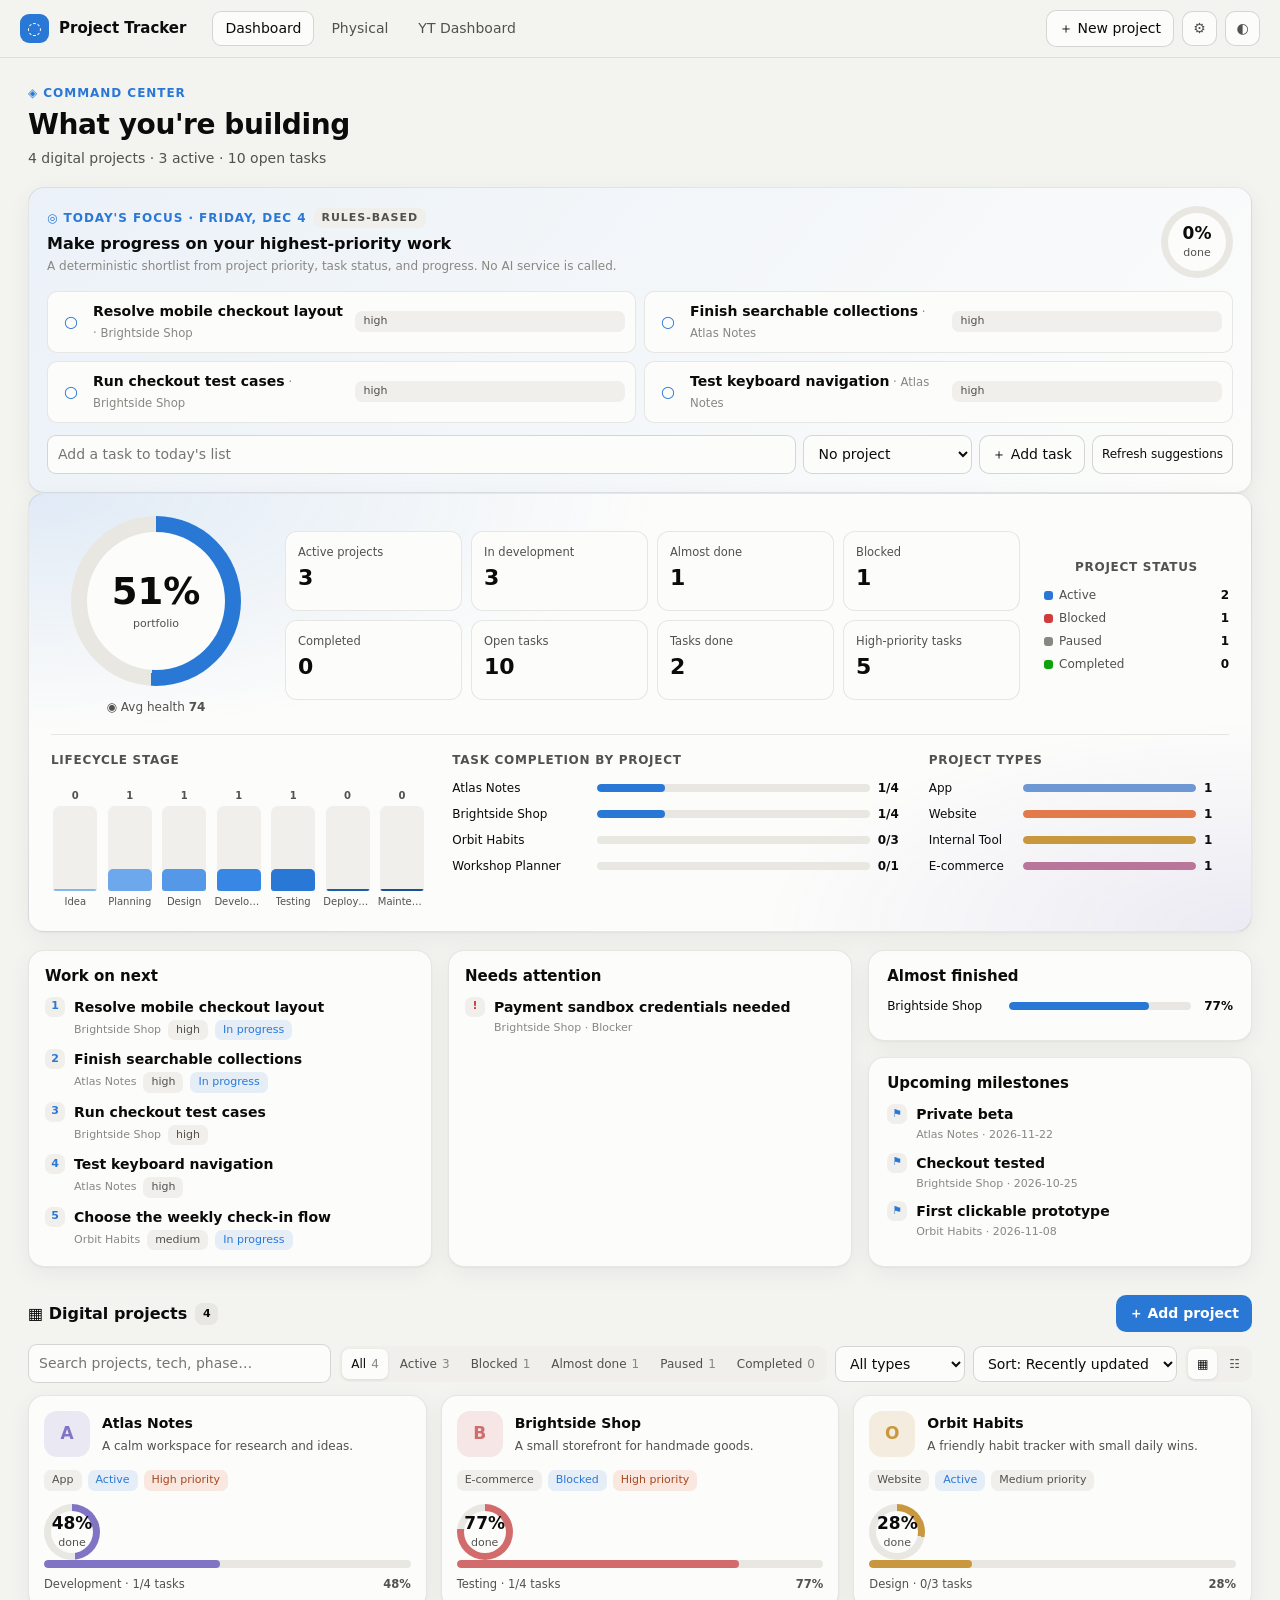
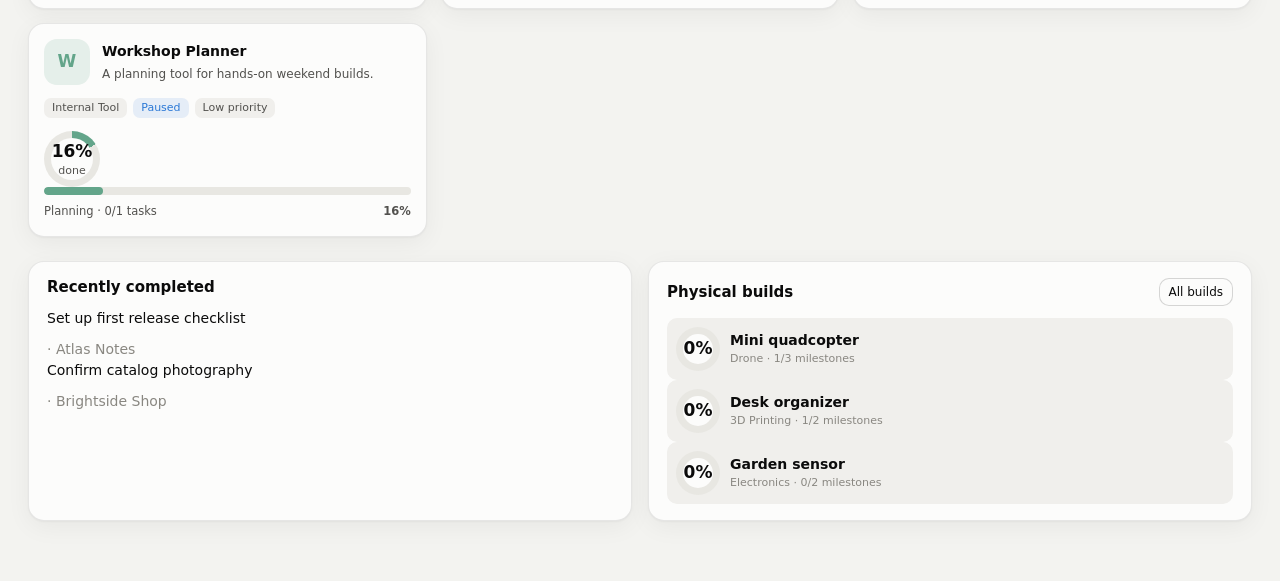
<file: artifact-version/artifact-code.html>
<!doctype html>
<html lang="en">
<head>
<meta charset="utf-8">
<meta name="viewport" content="width=device-width, initial-scale=1">
<meta name="theme-color" content="#f3f3f0">
<title>Project Tracker · Artifact</title>
<style>
:root{color-scheme:light;--page:#f3f3f0;--surface:#fcfcfb;--surface2:#f0efec;--surface3:#e8e7e2;--border:rgba(11,11,11,.09);--border-strong:rgba(11,11,11,.16);--text:#0b0b0b;--text2:#52514e;--muted:#898781;--grid:#e1e0d9;--accent:#2a78d6;--good:#0ca30c;--warning:#fab219;--critical:#d03b3b;--serious:#ec835a;--s1:#2a78d6;--s2:#eb6834;--s3:#1baf7a;--s4:#eda100;--s5:#e87ba4;--s6:#008300;--s7:#4a3aa7;--s8:#e34948;--shadow:0 1px 2px rgba(0,0,0,.04),0 6px 24px rgba(0,0,0,.05);--radius:16px}
:root[data-theme=dark]{color-scheme:dark;--page:#0b0c0e;--surface:#16171a;--surface2:#1e1f23;--surface3:#26272c;--border:rgba(255,255,255,.08);--border-strong:rgba(255,255,255,.16);--text:#fff;--text2:#c3c2b7;--muted:#898781;--grid:#2c2c2a;--accent:#3987e5;--good:#0ca30c;--critical:#e66767;--shadow:0 1px 0 rgba(255,255,255,.03) inset}
*{box-sizing:border-box}html,body{margin:0}body{background:var(--page);color:var(--text);font:14px/1.5 system-ui,-apple-system,"Segoe UI",sans-serif;-webkit-font-smoothing:antialiased}button,input,select,textarea{font:inherit;color:inherit}button{cursor:pointer}a{color:inherit;text-decoration:none}h1,h2,h3,p{margin:0}h1{font-size:28px;line-height:1.2;letter-spacing:-.015em}h2{font-size:16px;line-height:1.2}h3{font-size:12px;color:var(--text2);text-transform:uppercase;letter-spacing:.06em}small,.muted{color:var(--muted)}.small{font-size:12px}
.topbar{position:sticky;top:0;z-index:5;display:flex;align-items:center;gap:26px;padding:10px max(20px,calc((100vw - 1384px)/2));background:color-mix(in srgb,var(--page) 88%,transparent);backdrop-filter:blur(14px);border-bottom:1px solid var(--border);flex-wrap:wrap}.brand{display:flex;align-items:center;gap:10px;font-size:15px;font-weight:700;white-space:nowrap}.logo{display:grid;place-items:center;width:29px;height:29px;border-radius:9px;background:var(--accent);color:white;font-weight:800;font-size:17px}.tabs{display:flex;gap:4px;overflow-x:auto}.tabs button{border:0;background:none;color:var(--text2);padding:7px 13px;border-radius:9px;white-space:nowrap}.tabs button:hover,.tabs button.active{background:var(--surface);color:var(--text);box-shadow:inset 0 0 0 1px var(--border-strong)}.top-actions{margin-left:auto;display:flex;gap:8px;align-items:center;flex-wrap:wrap}
.btn,.icon-btn{display:inline-flex;align-items:center;justify-content:center;gap:6px;border:1px solid var(--border-strong);background:var(--surface);padding:7px 12px;border-radius:10px;white-space:nowrap;transition:.15s}.btn:hover,.icon-btn:hover{background:var(--surface2)}.btn.primary{background:var(--accent);color:white;border-color:transparent;font-weight:600}.btn.danger{color:var(--critical)}.btn.small{font-size:12px;padding:4px 9px}.icon-btn{width:35px;height:35px;padding:0;color:var(--text2)}button:disabled{opacity:.5;cursor:default}input,select,textarea{border:1px solid var(--border-strong);background:var(--surface);border-radius:9px;padding:8px 10px;min-width:0}textarea{width:100%;min-height:84px;resize:vertical}input[type=range]{accent-color:var(--accent)}
.app{max-width:1440px;margin:auto;padding:26px 28px 60px}.page-head{display:flex;justify-content:space-between;align-items:flex-end;gap:16px;flex-wrap:wrap;margin-bottom:18px}.page-head p{margin-top:6px;color:var(--text2)}.eyebrow{display:flex;align-items:center;gap:7px;margin-bottom:6px;font-size:12px;font-weight:700;color:var(--accent);text-transform:uppercase;letter-spacing:.08em}.card{background:var(--surface);border:1px solid var(--border);border-radius:var(--radius);box-shadow:var(--shadow);min-width:0}.panel{padding:16px 18px}.panel-head{display:flex;align-items:center;justify-content:space-between;gap:10px;margin-bottom:12px}.panel-head h2{font-size:15px}.section{margin-top:28px}.grid2,.grid3{display:grid;grid-template-columns:repeat(2,minmax(0,1fr));gap:16px}.grid3{grid-template-columns:repeat(3,minmax(0,1fr))}.stack{display:grid;gap:16px}.empty{padding:18px 4px;color:var(--muted);font-size:13px}
.hero{position:relative;overflow:hidden;padding:22px;background:radial-gradient(900px 340px at 0 0,color-mix(in srgb,var(--accent) 13%,transparent),transparent 70%),radial-gradient(700px 300px at 100% 100%,color-mix(in srgb,var(--s7) 9%,transparent),transparent 70%),var(--surface)}.hero-grid{display:grid;grid-template-columns:210px minmax(400px,1fr) 185px;gap:24px;align-items:center}.hero-ring{display:grid;justify-items:center;gap:12px}.ring{display:grid;place-items:center;width:var(--size,126px);aspect-ratio:1;border-radius:50%;background:conic-gradient(var(--ring-color,var(--accent)) calc(var(--pct)*1%),var(--surface3) 0);position:relative}.ring:before{content:"";position:absolute;inset:var(--thickness,12px);border-radius:50%;background:var(--surface)}.ring-center{position:relative;text-align:center;line-height:1.2}.ring-center b{display:block;font-size:26px}.ring-center span{font-size:11px;color:var(--text2)}.hero-ring-foot{display:flex;gap:13px;color:var(--text2);font-size:12px}.hero-tiles{display:grid;grid-template-columns:repeat(4,minmax(100px,1fr));gap:9px}.stat-tile{display:flex;flex-direction:column;align-items:flex-start;min-height:80px;padding:12px;background:var(--surface);border:1px solid var(--border);border-radius:12px;cursor:pointer;text-align:left}.stat-tile:hover{box-shadow:var(--shadow)}.stat-tile .st-label{color:var(--text2);font-size:11.5px}.stat-tile b{font-size:22px;line-height:1.2;margin-top:4px}.hero-donut{display:grid;justify-items:center;gap:10px}.legend{display:flex;gap:8px 14px;flex-wrap:wrap;color:var(--text2);font-size:12px}.legend.vertical{display:grid;gap:5px;width:100%}.legend li{display:flex;align-items:center;gap:6px;list-style:none}.legend b{margin-left:auto;color:var(--text)}.sw{width:9px;height:9px;border-radius:3px;display:inline-block}.hero-lower{display:grid;grid-template-columns:1fr 1.2fr .8fr;gap:26px;border-top:1px solid var(--border);margin-top:18px;padding-top:16px}.hero-lower h3{margin-bottom:10px}.cols{height:130px;display:flex;align-items:flex-end;gap:6px}.col{flex:1;display:grid;justify-items:center;gap:3px;min-width:0;font-size:10px;color:var(--text2)}.col-track{display:flex;align-items:flex-end;justify-content:center;background:var(--surface2);height:85px;width:100%;max-width:44px;border-radius:7px 7px 3px 3px;overflow:hidden}.col-bar{width:100%;min-height:2px;border-radius:5px 5px 0 0}.col-label{overflow:hidden;text-overflow:ellipsis;white-space:nowrap;max-width:100%}.bar-list{display:grid;gap:8px}.bar-row{display:grid;grid-template-columns:minmax(76px,1fr) 2fr 25px;gap:8px;align-items:center;font-size:12px}.bar-track,.progress-track{height:8px;border-radius:99px;background:var(--surface3);overflow:hidden}.bar-track i,.progress-track i{height:100%;display:block;border-radius:99px;background:var(--accent)}
.focus-grid{display:grid;grid-template-columns:1fr 1fr .95fr;gap:16px;margin-top:18px}.focus-grid>.card{padding:16px}.list{list-style:none;padding:0;margin:0;display:grid;gap:9px}.list li{display:flex;align-items:flex-start;gap:9px}.number{display:grid;place-items:center;width:20px;height:20px;border-radius:7px;background:var(--surface2);color:var(--accent);font-weight:700;font-size:11px;flex:none}.list-main{min-width:0;flex:1}.list-title{font-weight:600}.list-meta{display:flex;gap:7px;align-items:center;flex-wrap:wrap;margin-top:2px;color:var(--muted);font-size:11px}.chip{display:inline-flex;align-items:center;gap:4px;background:var(--surface2);border-radius:7px;padding:2px 8px;color:var(--text2);font-size:11px}.chip.status{background:color-mix(in srgb,var(--accent) 11%,var(--surface));color:var(--accent)}.chip.high{background:color-mix(in srgb,var(--serious) 17%,var(--surface));color:#a8481f}.mini-list{display:grid;gap:10px}.mini-row{display:grid;grid-template-columns:minmax(70px,1fr) 1.6fr 34px;gap:8px;align-items:center;font-size:12px}.mini-row b{text-align:right}
.section-title{display:flex;justify-content:space-between;align-items:center;gap:12px;flex-wrap:wrap;margin-bottom:10px}.section-title h2{display:flex;gap:8px;align-items:center}.count{display:grid;place-items:center;min-width:23px;height:22px;padding:0 6px;border-radius:8px;background:var(--surface3);font-size:11px}.toolbar{display:flex;gap:8px;align-items:center;flex-wrap:wrap;margin:12px 0}.search{min-width:210px;flex:1}.seg{display:flex;gap:3px;padding:3px;border-radius:10px;background:var(--surface2)}.seg button{border:0;background:none;padding:6px 9px;color:var(--text2);border-radius:7px;font-size:12px;white-space:nowrap}.seg button.on{background:var(--surface);color:var(--text);box-shadow:0 1px 3px var(--border)}.seg button span{margin-left:5px;color:var(--muted)}.pgrid{display:grid;grid-template-columns:repeat(3,minmax(0,1fr));gap:14px}.project-card{padding:15px;cursor:pointer;transition:transform .15s,box-shadow .15s}.project-card:hover{transform:translateY(-2px);box-shadow:0 10px 28px var(--border)}.pc-head{display:flex;gap:12px;align-items:center}.pc-icon{display:grid;place-items:center;width:46px;height:46px;flex:none;border-radius:13px;background:color-mix(in srgb,var(--tc) 15%,var(--surface));color:var(--tc);font-size:17px;font-weight:750}.pc-head h3{font-size:14px;color:var(--text);text-transform:none;letter-spacing:0}.pc-head p{color:var(--text2);font-size:12px;margin-top:3px;display:-webkit-box;-webkit-line-clamp:2;-webkit-box-orient:vertical;overflow:hidden}.pc-badges{display:flex;gap:6px;flex-wrap:wrap;margin:13px 0}.pc-foot{display:flex;justify-content:space-between;align-items:center;color:var(--text2);font-size:11.5px;margin-top:8px}.prow{display:grid;grid-template-columns:2fr .8fr 1fr 1.2fr;gap:12px;align-items:center;padding:12px;border-bottom:1px solid var(--border);font-size:12.5px;cursor:pointer}.prow:hover{background:var(--surface2)}.prow.head{color:var(--muted);font-size:11px;font-weight:700;cursor:default}.bottom-grid{display:grid;grid-template-columns:1fr 1fr;gap:16px;margin-top:24px}.feed{list-style:none;margin:0;padding:0;display:grid;gap:10px}.feed li{border-bottom:1px solid var(--border);padding-bottom:9px}.feed li:last-child{border:0}.phys-chip{display:flex;align-items:center;gap:10px;padding:9px;border-radius:10px;background:var(--surface2);cursor:pointer}.phys-chip b,.phys-chip span{display:block}.phys-chip span{color:var(--muted);font-size:11px}.panel-title{display:flex;justify-content:space-between;align-items:center;margin-bottom:12px}.build-grid{display:grid;grid-template-columns:repeat(3,minmax(0,1fr));gap:14px}.build-card{padding:16px;cursor:pointer}.build-card:hover{box-shadow:var(--shadow)}.build-card h2{margin:8px 0 4px}.build-stats{display:flex;justify-content:space-between;gap:8px;margin-top:14px;color:var(--text2);font-size:12px}.build-detail{padding:20px}.detail-head{display:grid;grid-template-columns:auto 1fr;gap:22px;align-items:center}.detail-actions{display:flex;gap:8px;flex-wrap:wrap;margin-top:13px}.detail-section{margin-top:16px}.form-grid{display:grid;grid-template-columns:repeat(2,minmax(0,1fr));gap:12px}.field{display:grid;gap:5px;color:var(--text2);font-size:12px}.wide{grid-column:1/-1}.task-columns{display:grid;grid-template-columns:repeat(3,minmax(0,1fr));gap:12px}.task-col{padding:12px;background:var(--surface2);border-radius:12px}.task-col h3{display:flex;justify-content:space-between;margin-bottom:10px}.task{display:flex;align-items:flex-start;gap:8px;padding:9px;background:var(--surface);border:1px solid var(--border);border-radius:9px;margin-top:7px}.task .check{border:0;background:none;padding:0;color:var(--accent);font-size:17px}.task.done .task-text{text-decoration:line-through;color:var(--muted)}.task-text{flex:1;min-width:0}.task-meta{font-size:11px;color:var(--muted)}.task button.remove{border:0;background:none;color:var(--muted);font-size:16px;padding:0 3px}.timeline{list-style:none;padding:0;margin:0;display:grid;gap:8px}.timeline li{display:flex;gap:9px;align-items:center;border-bottom:1px solid var(--border);padding:8px 0}.timeline li:last-child{border:0}.timeline .grow{flex:1}.issue{border-left:3px solid var(--critical);padding:8px 11px;margin:7px 0;background:var(--surface2);border-radius:0 8px 8px 0}.issue.resolved{opacity:.65;border-color:var(--good)}.section-nav{display:flex;gap:7px;overflow-x:auto;margin:16px 0}.section-nav a{white-space:nowrap;padding:6px 10px;background:var(--surface2);border-radius:8px;font-size:12px}
.plan-box{padding:18px;background:linear-gradient(130deg,color-mix(in srgb,var(--accent) 8%,var(--surface)),var(--surface))}.plan-head{display:flex;justify-content:space-between;align-items:center;gap:14px}.plan-head h2{margin:4px 0}.plan-list{display:grid;grid-template-columns:repeat(2,minmax(0,1fr));gap:8px;margin-top:13px}.plan-item{display:flex;gap:9px;align-items:center;padding:9px 10px;border:1px solid var(--border);border-radius:10px;background:var(--surface)}.plan-item span{flex:1}.plan-item button{border:0;background:none;color:var(--accent);font-size:16px}.plan-add{display:flex;gap:7px;flex-wrap:wrap;margin-top:12px}.plan-add input:first-child{flex:1}.plan-message{color:var(--muted);font-size:12px;margin-top:9px}
.stats-grid{display:grid;grid-template-columns:repeat(4,1fr);gap:12px}.yt-kpi{padding:15px;border:1px solid var(--border);border-radius:12px;background:var(--surface)}.yt-kpi b,.yt-kpi span{display:block}.yt-kpi b{font-size:21px}.yt-kpi span{font-size:12px;color:var(--text2)}.yt-banner{padding:14px;margin:15px 0;color:var(--text2);display:flex;gap:10px}.chart-placeholder{height:190px;display:flex;align-items:flex-end;gap:10px;padding:15px 22px;border-bottom:1px solid var(--grid);background:repeating-linear-gradient(to bottom,transparent 0 45px,var(--grid) 46px,var(--grid) 47px)}.chart-placeholder i{flex:1;background:var(--surface3);border-radius:5px 5px 0 0;height:12%}.settings-grid{display:grid;grid-template-columns:1fr 1fr;gap:16px}.settings-card{padding:18px}.settings-card h2{margin-bottom:8px}.settings-card p{color:var(--text2);font-size:13px;margin-bottom:12px}.modal{position:fixed;inset:0;z-index:10;background:rgba(5,8,12,.45);display:grid;place-items:center;padding:15px}.modal-card{width:min(600px,100%);max-height:90vh;overflow:auto;background:var(--surface);border-radius:16px;padding:21px;box-shadow:0 20px 60px rgba(0,0,0,.25)}.modal-head{display:flex;justify-content:space-between;align-items:center;margin-bottom:15px}.modal-card form{display:grid;gap:12px}.modal-actions{display:flex;justify-content:flex-end;gap:8px;margin-top:4px}.toast{position:fixed;bottom:20px;left:50%;transform:translateX(-50%);padding:10px 16px;background:var(--text);color:var(--surface);border-radius:10px;z-index:30;box-shadow:var(--shadow);max-width:90vw}.warning{padding:11px;border-radius:9px;background:color-mix(in srgb,var(--warning) 14%,var(--surface));color:var(--text2);font-size:12px}.status-active{color:var(--accent)}.status-blocked{color:var(--critical)}.status-completed{color:var(--good)}.status-paused{color:var(--muted)}
@media(max-width:1050px){.hero-grid{grid-template-columns:185px 1fr}.hero-donut{display:none}.hero-lower{grid-template-columns:1fr 1fr}.hero-lower>div:last-child{grid-column:1/-1}.focus-grid{grid-template-columns:1fr 1fr}.focus-grid>.card:last-child{grid-column:1/-1}.pgrid{grid-template-columns:repeat(2,minmax(0,1fr))}.build-grid{grid-template-columns:repeat(2,minmax(0,1fr))}}
@media(max-width:700px){.topbar{gap:8px;padding:9px 12px}.brand{margin-right:auto}.top-actions{margin-left:0}.tabs{order:3;width:100%}.top-actions .optional{display:none}.app{padding:19px 13px 40px}.page-head{align-items:flex-start}h1{font-size:24px}.hero{padding:14px}.hero-grid{grid-template-columns:1fr;gap:15px}.hero-ring{display:flex;justify-content:center}.ring{--size:104px}.hero-tiles{grid-template-columns:repeat(2,minmax(0,1fr));gap:7px}.stat-tile{min-height:68px;padding:9px}.stat-tile b{font-size:19px}.hero-lower{grid-template-columns:1fr;gap:17px}.hero-lower>div:last-child{grid-column:auto}.focus-grid,.bottom-grid,.grid2,.settings-grid{grid-template-columns:1fr}.focus-grid>.card:last-child{grid-column:auto}.pgrid,.build-grid{grid-template-columns:1fr}.toolbar{align-items:stretch}.search{min-width:100%}.toolbar select{flex:1}.seg{max-width:100%;overflow-x:auto}.plan-head{align-items:flex-start;flex-direction:column}.plan-list{grid-template-columns:1fr}.task-columns{grid-template-columns:1fr}.detail-head{grid-template-columns:1fr;justify-items:center;text-align:center}.detail-actions{justify-content:center}.form-grid{grid-template-columns:1fr}.wide{grid-column:auto}.stats-grid{grid-template-columns:repeat(2,1fr)}.prow{grid-template-columns:1fr 1fr}.prow.head{display:none}}
</style>
</head>
<body>
<header class="topbar">
  <a class="brand" href="#/"><span class="logo" aria-hidden="true">◌</span><span>Project Tracker</span></a>
  <nav class="tabs" aria-label="Sections">
    <button data-page="dashboard">Dashboard</button><button data-page="physical">Physical</button><button data-page="yt">YT Dashboard</button>
  </nav>
  <div class="top-actions">
    <button class="btn optional" data-action="new-project">＋ New project</button>
    <button class="icon-btn" data-page="settings" title="Data & settings" aria-label="Data and settings">⚙</button>
    <button class="icon-btn" data-action="theme" title="Toggle light / dark" aria-label="Toggle theme">◐</button>
  </div>
</header>
<main id="app" class="app" aria-live="polite"></main>
<div id="overlay"></div>
<div id="toast" class="toast" hidden role="status"></div>
<script>
(() => {
"use strict";
const STORAGE_KEY = "project-tracker-artifact-v1";
const PHASES = ["Idea","Planning","Design","Development","Testing","Deployment","Maintenance"];
const STATUSES = ["Active","Blocked","Paused","Completed"];
const PRIORITIES = ["High","Medium","Low"];
const TYPES = ["App","Website","SaaS","Internal Tool","E-commerce","Automation","Game","Library","Other"];
const COLORS = ["#6e98d4","#e27a4b","#42a58a","#c9983e","#ba759a","#63a58a","#8174c5","#d26c6c"];
const esc = (v) => String(v == null ? "" : v).replace(/[&<>"']/g, c => ({"&":"&amp;","<":"&lt;",">":"&gt;",'"':"&quot;","'":"&#39;"}[c]));
const safeUrl = (v) => /^https?:\/\//i.test(String(v || "")) ? String(v) : "";
const id = () => "u-" + Date.now().toString(36) + Math.random().toString(36).slice(2,7);
const today = () => new Date().toISOString().slice(0,10);
const fmt = (n) => Number(n || 0).toLocaleString();
const money = (n) => "$" + Number(n || 0).toLocaleString(undefined,{maximumFractionDigits:0});
const emptyTask = (title,status="todo",priority="medium") => ({id:id(),title,detail:"",status,priority,source:"user",updatedAt:new Date().toISOString()});
function demoData(){
  const now = new Date().toISOString();
  return {
    version:1, updatedAt:now, theme:"light",
    projects:[
      {id:"atlas-notes",name:"Atlas Notes",oneLiner:"A calm workspace for research and ideas.",description:"A lightweight notes app focused on searchable collections, a distraction-free editor, and reliable exports.",type:"App",status:"Active",phase:"Development",progress:48,priority:"High",health:78,targetDate:"2026-12-15",technologies:["React","TypeScript","SQLite"],notes:"Synthetic example project. Replace or remove this data.",goals:["Ship a useful first release","Make notes easy to search"],tasks:[emptyTask("Finish searchable collections","doing","high"),emptyTask("Add Markdown export","todo","medium"),emptyTask("Test keyboard navigation","todo","high"),emptyTask("Set up first release checklist","done","medium")],milestones:[{id:id(),title:"Core editor works",status:"done",due:"2026-09-18"},{id:id(),title:"Private beta",status:"todo",due:"2026-11-22"}],blockers:[],bugs:[],createdAt:"2026-05-02",updatedAt:now},
      {id:"brightside-shop",name:"Brightside Shop",oneLiner:"A small storefront for handmade goods.",description:"An independent shop concept with a curated catalog, clear product stories, and a simple checkout journey.",type:"E-commerce",status:"Blocked",phase:"Testing",progress:77,priority:"High",health:62,targetDate:"2026-10-30",technologies:["Shopify","Liquid","Stripe"],notes:"Synthetic example. No store, customer, payment, or production information is connected.",tasks:[emptyTask("Resolve mobile checkout layout","doing","high"),emptyTask("Review return policy copy","todo","medium"),emptyTask("Run checkout test cases","todo","high"),emptyTask("Confirm catalog photography","done","low")],milestones:[{id:id(),title:"Catalog ready",status:"done",due:"2026-09-15"},{id:id(),title:"Checkout tested",status:"todo",due:"2026-10-25"}],blockers:[{id:id(),title:"Payment sandbox credentials needed",detail:"Example blocker only; credentials must never be added to this Artifact.",status:"open"}],bugs:[],createdAt:"2026-03-14",updatedAt:now},
      {id:"orbit-habits",name:"Orbit Habits",oneLiner:"A friendly habit tracker with small daily wins.",description:"A mobile-first concept for building sustainable routines through small goals and helpful visual feedback.",type:"Website",status:"Active",phase:"Design",progress:28,priority:"Medium",health:84,targetDate:"2027-01-12",technologies:["HTML","CSS","JavaScript"],notes:"",tasks:[emptyTask("Choose the weekly check-in flow","doing","medium"),emptyTask("Create accessible streak view","todo","high"),emptyTask("Write onboarding text","todo","low")],milestones:[{id:id(),title:"First clickable prototype",status:"todo",due:"2026-11-08"}],blockers:[],bugs:[{id:id(),title:"Contrast needs review",detail:"Example issue: verify text and status colors.",priority:"medium",status:"open"}],createdAt:"2026-06-07",updatedAt:now},
      {id:"workshop-planner",name:"Workshop Planner",oneLiner:"A planning tool for hands-on weekend builds.",description:"A small utility for collecting project ideas, materials, milestones, and build notes in one place.",type:"Internal Tool",status:"Paused",phase:"Planning",progress:16,priority:"Low",health:71,targetDate:"",technologies:["Python","SQLite"],notes:"",tasks:[emptyTask("List the most common build categories","todo","low")],milestones:[],blockers:[],bugs:[],createdAt:"2026-04-20",updatedAt:now}
    ],
    physical:[
      {id:id(),name:"Mini quadcopter",category:"Drone",status:"active",description:"Synthetic example build log for a small quadcopter.",budget:450,color:2,milestones:[{id:id(),title:"Choose frame and parts",done:true},{id:id(),title:"Assemble and wire",done:false},{id:id(),title:"Bench test safely",done:false}],updates:[{id:id(),day:"2026-09-14",progress:30,note:"Parts list drafted (example).",hours:2,cost:20}],target_date:"2026-12-01"},
      {id:id(),name:"Desk organizer",category:"3D Printing",status:"planning",description:"A custom organizer, modeled and printed in a few iterations.",budget:60,color:5,milestones:[{id:id(),title:"Measure desk",done:true},{id:id(),title:"Print first draft",done:false}],updates:[],target_date:""},
      {id:id(),name:"Garden sensor",category:"Electronics",status:"paused",description:"A small environmental sensor prototype.",budget:90,color:3,milestones:[{id:id(),title:"Pick sensor",done:false},{id:id(),title:"Test enclosure",done:false}],updates:[],target_date:""}
    ],
    planTasks:[], analytics: null, ui:{q:"",status:"all",type:"all",sort:"updated",view:"grid"}, page:"dashboard", projectId:null, physicalId:null
  };
}
function safeLoad(){
  try{
    const raw=localStorage.getItem(STORAGE_KEY);
    if(!raw)return demoData();
    const parsed=JSON.parse(raw);
    if(!parsed||!Array.isArray(parsed.projects)||!Array.isArray(parsed.physical))return demoData();
    return {...demoData(),...parsed,ui:{...demoData().ui,...(parsed.ui||{})}};
  }catch(_){return demoData();}
}
let state=safeLoad(), toastTimer=0, searchTimer=0;
function persist(){
  state.updatedAt=new Date().toISOString();
  try{localStorage.setItem(STORAGE_KEY,JSON.stringify(state));}catch(_){showToast("Browser storage is unavailable; export a JSON backup to keep your changes.");}
}
function showToast(text){
  const t=document.getElementById("toast");t.textContent=text;t.hidden=false;clearTimeout(toastTimer);toastTimer=setTimeout(()=>t.hidden=true,2800);
}
function ring(value,size=76,color="var(--accent)",label="complete"){
  const v=Math.max(0,Math.min(100,Number(value)||0));
  return `<div class="ring" style="--size:${size}px;--pct:${v};--ring-color:${color};--thickness:${Math.max(7,Math.round(size*.095))}px" role="img" aria-label="${v}% ${label}"><div class="ring-center"><b style="font-size:${Math.max(17,Math.round(size*.22))}px">${v}%</b><span>${label}</span></div></div>`;
}
function projectStats(){
  const ps=state.projects, live=ps.filter(p=>p.status!=="Paused"), tasks=ps.flatMap(p=>p.tasks||[]);
  const statusCounts=Object.fromEntries(STATUSES.map(s=>[s,ps.filter(p=>p.status===s).length]));
  return {total:ps.length,active:ps.filter(p=>p.status==="Active"||p.status==="Blocked").length,
    overall:live.length?Math.round(live.reduce((a,p)=>a+(+p.progress||0),0)/live.length):0,
    blocked:statusCounts.Blocked,completed:statusCounts.Completed,paused:statusCounts.Paused,
    inDevelopment:ps.filter(p=>["Design","Development","Testing","Deployment"].includes(p.phase)&&["Active","Blocked"].includes(p.status)).length,
    close:ps.filter(p=>p.status!=="Completed"&&p.status!=="Paused"&&p.progress>=75).length,
    openTasks:tasks.filter(t=>t.status!=="done").length,doneTasks:tasks.filter(t=>t.status==="done").length,totalTasks:tasks.length,
    highTasks:tasks.filter(t=>t.status!=="done"&&t.priority==="high").length,statusCounts};
}
function sortProjects(ps){
  const u=state.ui,q=(u.q||"").trim().toLowerCase();
  const sorts={updated:(a,b)=>(b.updatedAt||"").localeCompare(a.updatedAt||""),progress:(a,b)=>b.progress-a.progress,priority:(a,b)=>PRIORITIES.indexOf(a.priority)-PRIORITIES.indexOf(b.priority),health:(a,b)=>(b.health??-1)-(a.health??-1),phase:(a,b)=>PHASES.indexOf(b.phase)-PHASES.indexOf(a.phase),name:(a,b)=>a.name.localeCompare(b.name)};
  return ps.filter(p=>u.status==="all"||(u.status==="active"?p.status==="Active"||p.status==="Blocked":u.status==="close"?p.status!=="Completed"&&p.progress>=75:p.status===u.status))
    .filter(p=>u.type==="all"||p.type===u.type)
    .filter(p=>!q||[p.name,p.oneLiner,p.type,p.phase,...(p.technologies||[])].join(" ").toLowerCase().includes(q))
    .slice().sort(sorts[u.sort]||sorts.updated);
}
function nextUp(n=6){
  const rows=[];
  state.projects.filter(p=>p.status==="Active"||p.status==="Blocked").forEach(p=>{
    (p.tasks||[]).filter(t=>t.status!=="done").forEach(t=>{
      const pw=3-PRIORITIES.indexOf(p.priority),tw=2-PRIORITIES.indexOf((t.priority||"medium").replace(/^./,c=>c.toUpperCase()));
      rows.push({p,t,score:pw*10+(t.status==="doing"?6:0)+Math.max(0,tw)*2+(p.progress||0)/25});
    });
  });
  rows.sort((a,b)=>b.score-a.score);
  const used={};const picked=rows.filter(x=>(used[x.p.id]=(used[x.p.id]||0)+1)<=2).slice(0,n);
  const personal=state.planTasks.filter(t=>t.status!=="done").slice(0,n).map(t=>({p:{id:"inbox",name:"Personal list"},t,score:0}));
  return [...picked.slice(0,Math.max(0,n-personal.length)),...personal];
}
function pill(text,cls=""){return `<span class="chip ${cls}">${esc(text)}</span>`}
function projectCard(p){
  const color=COLORS[Math.abs(p.name.split("").reduce((a,c)=>a+c.charCodeAt(0),0))%COLORS.length];
  const taskDone=(p.tasks||[]).filter(t=>t.status==="done").length, total=(p.tasks||[]).length;
  return `<article class="card project-card" data-action="open-project" data-id="${esc(p.id)}" tabindex="0" role="button" aria-label="Open ${esc(p.name)}">
    <div class="pc-head"><div class="pc-icon" style="--tc:${color}">${esc(p.name.slice(0,1).toUpperCase())}</div><div><h3>${esc(p.name)}</h3><p>${esc(p.oneLiner||p.description||"No description yet.")}</p></div></div>
    <div class="pc-badges">${pill(p.type)}${pill(p.status,"status")}${pill(p.priority+" priority",p.priority==="High"?"high":"")}</div>
    ${ring(p.progress,56,color,"done")}
    <div class="progress-track" aria-label="Progress"><i style="width:${Math.max(0,Math.min(100,p.progress))}%;background:${color}"></i></div>
    <div class="pc-foot"><span>${esc(p.phase)} · ${taskDone}/${total} tasks</span><b>${p.progress}%</b></div></article>`;
}
function projectList(p){
  return `<div class="prow" data-action="open-project" data-id="${esc(p.id)}" tabindex="0"><b>${esc(p.name)}</b><span>${esc(p.type)}</span><span>${esc(p.phase)}</span><span>${p.progress}% · ${esc(p.status)}</span></div>`;
}
function panel(title,body,extra=""){
  return `<section class="card panel"><header class="panel-head"><h2>${title}</h2>${extra}</header>${body}</section>`;
}
function dashboard(){
  const s=projectStats(), ps=state.projects, show=sortProjects(ps), maxType=Math.max(1,...TYPES.map(t=>ps.filter(p=>p.type===t).length));
  const statusColors={Active:"var(--accent)",Blocked:"var(--critical)",Paused:"var(--muted)",Completed:"var(--good)"};
  const next=nextUp(5);
  const attention=ps.flatMap(p=>[...(p.blockers||[]).filter(x=>x.status==="open").map(x=>({p,title:x.title,kind:"Blocker"})),...(p.bugs||[]).filter(x=>x.status==="open"&&x.priority==="high").map(x=>({p,title:x.title,kind:"Bug"}))]).slice(0,5);
  const almost=ps.filter(p=>p.status!=="Completed"&&p.status!=="Paused"&&p.progress>=60).sort((a,b)=>b.progress-a.progress).slice(0,4);
  const milestones=ps.flatMap(p=>(p.milestones||[]).filter(m=>m.status!=="done").map(m=>({p,m}))).slice(0,5);
  const phaseHtml=PHASES.map((ph,i)=>{const n=ps.filter(p=>p.phase===ph).length;return `<div class="col"><b>${n}</b><div class="col-track"><i class="col-bar" style="height:${Math.max(2,n/Math.max(1,ps.length)*100)}%;background:${["#86b6ef","#6da7ec","#5598e7","#3987e5","#2a78d6","#1c5cab","#184f95"][i]}"></i></div><span class="col-label">${esc(ph)}</span></div>`}).join("");
  const typeRows=TYPES.map((t,i)=>({t,n:ps.filter(p=>p.type===t).length,i})).filter(x=>x.n).map(x=>`<div class="bar-row"><span>${esc(x.t)}</span><span class="bar-track"><i style="width:${x.n/maxType*100}%;background:${COLORS[x.i%COLORS.length]}"></i></span><b>${x.n}</b></div>`).join("");
  return `<div class="page-head"><div><div class="eyebrow">◈ Command center</div><h1>What you're building</h1><p>${s.total} digital projects · ${s.active} active · ${fmt(s.openTasks)} open tasks</p></div></div>
  ${planner()}
  <section class="hero card" aria-label="Portfolio overview"><div class="hero-grid">
    <div class="hero-ring">${ring(s.overall,170,"var(--accent)","portfolio")}<div class="hero-ring-foot"><span>◉ Avg health <b>${ps.length?Math.round(ps.reduce((a,p)=>a+(p.health||0),0)/ps.length):"–"}</b></span></div></div>
    <div class="hero-tiles">
      ${tile("Active projects",s.active,"active")} ${tile("In development",s.inDevelopment,"all")} ${tile("Almost done",s.close,"close")} ${tile("Blocked",s.blocked,"Blocked")}
      ${tile("Completed",s.completed,"Completed")} ${tile("Open tasks",s.openTasks)} ${tile("Tasks done",s.doneTasks)} ${tile("High-priority tasks",s.highTasks)}
    </div><div class="hero-donut"><h3>Project status</h3><div class="legend vertical">${STATUSES.map(st=>`<li><i class="sw" style="background:${statusColors[st]}"></i>${st}<b>${s.statusCounts[st]}</b></li>`).join("")}</div></div>
  </div><div class="hero-lower"><div><h3>Lifecycle stage</h3><div class="cols">${phaseHtml}</div></div>
    <div><h3>Task completion by project</h3><div class="bar-list">${ps.filter(p=>p.tasks.length).slice(0,5).map(p=>{let c=p.tasks.filter(t=>t.status==="done").length;return `<div class="bar-row"><span>${esc(p.name)}</span><span class="bar-track"><i style="width:${c/Math.max(1,p.tasks.length)*100}%"></i></span><b>${c}/${p.tasks.length}</b></div>`}).join("")||`<div class="empty">Add tasks to see completion.</div>`}</div></div>
    <div><h3>Project types</h3><div class="bar-list">${typeRows||`<div class="empty">No projects yet.</div>`}</div></div>
  </div></section>
  <div class="focus-grid">
    ${panel("Work on next",next.length?`<ol class="list">${next.map((x,i)=>`<li><span class="number">${i+1}</span><div class="list-main"><div class="list-title">${esc(x.t.title)}</div><div class="list-meta"><a href="#/project/${encodeURIComponent(x.p.id)}">${esc(x.p.name)}</a>${pill(x.t.priority||"medium")}${x.t.status==="doing"?pill("In progress","status"):""}</div></div></li>`).join("")}</ol>`:`<div class="empty">Add tasks to see suggestions.</div>`)}
    ${panel("Needs attention",attention.length?`<ul class="list">${attention.map(x=>`<li><span class="number" style="color:var(--critical)">!</span><div class="list-main"><div class="list-title">${esc(x.title)}</div><div class="list-meta">${esc(x.p.name)} · ${x.kind}</div></div></li>`).join("")}</ul>`:`<div class="empty">Nothing needs attention right now.</div>`)}
    <div class="stack">${panel("Almost finished",almost.length?`<div class="mini-list">${almost.map(p=>`<a class="mini-row" href="#/project/${encodeURIComponent(p.id)}"><span>${esc(p.name)}</span><span class="bar-track"><i style="width:${p.progress}%"></i></span><b>${p.progress}%</b></a>`).join("")}</div>`:`<div class="empty">No project is past 60% yet.</div>`)}
      ${panel("Upcoming milestones",milestones.length?`<ul class="list">${milestones.map(x=>`<li><span class="number">⚑</span><div class="list-main"><div class="list-title">${esc(x.m.title)}</div><div class="list-meta">${esc(x.p.name)} · ${x.m.due?esc(x.m.due):"No due date"}</div></div></li>`).join("")}</ul>`:`<div class="empty">No milestones yet.</div>`)}</div>
  </div>
  <section class="section" id="projects"><div class="section-title"><h2>▦ Digital projects <span class="count">${show.length}</span></h2><button class="btn primary" data-action="new-project">＋ Add project</button></div>
    <div class="toolbar"><input class="search" data-action="search" type="search" placeholder="Search projects, tech, phase…" value="${esc(state.ui.q)}" aria-label="Search projects">
      <div class="seg">${["all","active","Blocked","close","Paused","Completed"].map(k=>`<button class="${state.ui.status===k?"on":""}" data-action="filter-status" data-value="${k}">${k==="all"?"All":k==="active"?"Active":k==="close"?"Almost done":k}<span>${k==="all"?ps.length:k==="active"?s.active:k==="close"?s.close:ps.filter(p=>p.status===k).length}</span></button>`).join("")}</div>
      <select data-action="filter-type" aria-label="Filter by type"><option value="all">All types</option>${[...new Set(ps.map(p=>p.type))].map(t=>`<option ${state.ui.type===t?"selected":""}>${esc(t)}</option>`).join("")}</select>
      <select data-action="sort"><option value="updated" ${state.ui.sort==="updated"?"selected":""}>Sort: Recently updated</option><option value="progress" ${state.ui.sort==="progress"?"selected":""}>Sort: Progress</option><option value="priority" ${state.ui.sort==="priority"?"selected":""}>Sort: Priority</option><option value="health" ${state.ui.sort==="health"?"selected":""}>Sort: Health</option><option value="phase" ${state.ui.sort==="phase"?"selected":""}>Sort: Lifecycle stage</option><option value="name" ${state.ui.sort==="name"?"selected":""}>Sort: Name</option></select>
      <div class="seg"><button class="${state.ui.view==="grid"?"on":""}" data-action="view" data-value="grid" aria-label="Grid view">▦</button><button class="${state.ui.view==="list"?"on":""}" data-action="view" data-value="list" aria-label="List view">☷</button></div></div>
    ${show.length?(state.ui.view==="grid"?`<div class="pgrid">${show.map(projectCard).join("")}</div>`:`<div class="card"><div class="prow head"><b>Project</b><span>Type</span><span>Stage</span><span>Progress · status</span></div>${show.map(projectList).join("")}</div>`):`<div class="empty">No projects match these filters.</div>`}
  </section>
  <div class="bottom-grid">${panel("Recently completed",ps.flatMap(p=>p.tasks.filter(t=>t.status==="done").map(t=>({p,t}))).slice(0,6).map(x=>`<div class="feed">${esc(x.t.title)} <span class="muted">· ${esc(x.p.name)}</span></div>`).join("")||`<div class="empty">Completed tasks show up here.</div>`)}
    ${panel("Physical builds",state.physical.slice(0,4).map(p=>`<a class="phys-chip" href="#/physical/${p.id}">${ring(p.progress,44,COLORS[p.color%8],"")}<div><b>${esc(p.name)}</b><span>${esc(p.category)} · ${(p.milestones||[]).filter(m=>m.done).length}/${(p.milestones||[]).length} milestones</span></div></a>`).join("")||`<div class="empty">No physical builds yet.</div>`, `<a class="btn small" href="#/physical">All builds</a>`)}</div>`;
}
function tile(label,value,filter=""){
  return `<button class="stat-tile" ${filter?`data-action="quick-filter" data-value="${filter}"`: ""}><span class="st-label">${label}</span><b>${fmt(value)}</b></button>`;
}
function planner(){
  const tasks=nextUp(4);
  const progress=tasks.length?Math.round(tasks.filter(x=>x.t.status==="done").length/tasks.length*100):0;
  return `<section class="plan-box card"><div class="plan-head"><div><div class="eyebrow">◎ Today's focus · ${new Date().toLocaleDateString(undefined,{weekday:"long",month:"short",day:"numeric"})} <span class="chip">Rules-based</span></div><h2>${tasks.length?"Make progress on your highest-priority work":"No open tasks to plan yet"}</h2><p class="muted small">A deterministic shortlist from project priority, task status, and progress. No AI service is called.</p></div>${ring(progress,72,"var(--accent)","done")}</div>
  ${tasks.length?`<div class="plan-list">${tasks.map(x=>`<div class="plan-item"><button aria-label="Complete ${esc(x.t.title)}" data-action="toggle-task" data-project="${esc(x.p.id)}" data-id="${esc(x.t.id)}">${x.t.status==="done"?"✓":"○"}</button><span><b>${esc(x.t.title)}</b><small> · ${esc(x.p.name)}</small></span>${pill(x.t.priority||"medium")}</div>`).join("")}</div>`:`<div class="empty">Create or import a project with tasks to get started.</div>`}
  <form class="plan-add" data-form="add-plan"><input name="title" placeholder="Add a task to today's list" required maxlength="200"><select name="project"><option value="">No project</option>${state.projects.map(p=>`<option value="${esc(p.id)}">${esc(p.name)}</option>`).join("")}</select><button class="btn" type="submit">＋ Add task</button><button class="btn small" type="button" data-action="regenerate">Refresh suggestions</button></form></section>`;
}
function projectDetail(p){
  if(!p)return `<a href="#/">← Dashboard</a><div class="empty">Project not found.</div>`;
  const color=COLORS[Math.abs(p.name.split("").reduce((a,c)=>a+c.charCodeAt(0),0))%COLORS.length];
  const groups=[["doing","In progress"],["todo","Up next"],["done","Completed"]];
  return `<a href="#/" class="small">← Dashboard</a><section class="card panel detail-section"><div class="detail-head">${ring(p.progress,142,color,"complete")}<div><div class="pc-badges">${pill(p.type)}${pill(p.status,"status")}${pill(p.priority+" priority",p.priority==="High"?"high":"")}</div><h1>${esc(p.name)}</h1><p class="muted">${esc(p.oneLiner||"No description yet.")}</p><div class="detail-actions"><button class="btn primary" data-action="edit-project" data-id="${esc(p.id)}">✎ Edit details</button><button class="btn" data-action="delete-project" data-id="${esc(p.id)}">Hide / remove</button>${safeUrl(p.githubUrl)?`<a class="btn" href="${safeUrl(p.githubUrl)}" target="_blank" rel="noopener noreferrer">GitHub ↗</a>`:""}</div></div></div>
    <div class="grid3 section"><div><small>Lifecycle stage</small><b>${esc(p.phase)}</b></div><div><small>Health</small><b>${p.health??"–"} / 100</b></div><div><small>Target</small><b>${p.targetDate?esc(p.targetDate):"Not set"}</b></div></div></section>
  <nav class="section-nav">${["overview","tasks","milestones","issues"].map(x=>`<a href="#sec-${x}" data-section="sec-${x}">${x[0].toUpperCase()+x.slice(1)}</a>`).join("")}</nav>
  <section class="grid2 detail-section" id="sec-overview">${panel("Description",`<p>${esc(p.description||"No description yet.")}</p><h3 class="section">Technologies</h3><div class="pc-badges">${(p.technologies||[]).map(t=>pill(t)).join("")||"Unknown"}</div>`)}
  ${panel("Goals & important notes",`<form class="plan-add" data-form="add-goal" data-project="${esc(p.id)}"><input name="title" placeholder="Add a goal" required><button class="btn">＋ Add</button></form><ul class="timeline section">${(p.goals||[]).map((g,i)=>`<li><span class="grow">${esc(g)}</span><button class="btn small" data-action="remove-goal" data-project="${esc(p.id)}" data-index="${i}">×</button></li>`).join("")||`<li class="muted">No goals yet.</li>`}</ul><label class="field section">Notes<textarea data-action="notes" data-project="${esc(p.id)}" placeholder="Decisions, ideas, reminders…">${esc(p.notes||"")}</textarea><span class="small">Saved automatically when you leave the field.</span></label>`)}</section>
  <section id="sec-tasks" class="detail-section">${panel("Tasks",`<form class="plan-add" data-form="add-project-task" data-project="${esc(p.id)}"><input name="title" placeholder="Add a task…" required><select name="priority"><option value="high">High</option><option value="medium" selected>Medium</option><option value="low">Low</option></select><button class="btn primary">＋ Add</button></form><div class="task-columns section">${groups.map(([st,label])=>{const items=p.tasks.filter(t=>t.status===st);return `<div class="task-col"><h3>${label}<span>${items.length}</span></h3>${items.map(t=>`<div class="task ${st==="done"?"done":""}"><button class="check" data-action="toggle-task" data-project="${esc(p.id)}" data-id="${esc(t.id)}">${st==="done"?"✓":"○"}</button><div class="task-text"><b>${esc(t.title)}</b>${t.detail?`<div class="task-meta">${esc(t.detail)}</div>`:""}<div class="task-meta">${esc(t.priority||"medium")} priority</div></div><button class="remove" data-action="delete-task" data-project="${esc(p.id)}" data-id="${esc(t.id)}" aria-label="Remove task">×</button></div>`).join("")||`<div class="empty">Nothing here</div>`}</div>`}).join("")}</div>`)}</section>
  <section id="sec-milestones" class="detail-section">${panel("Milestones",`<form class="plan-add" data-form="add-milestone" data-project="${esc(p.id)}"><input name="title" placeholder="Add a milestone" required><input name="due" type="date"><button class="btn">＋ Add</button></form><ul class="timeline section">${p.milestones.map(m=>`<li><button class="btn small" data-action="toggle-milestone" data-project="${esc(p.id)}" data-id="${esc(m.id)}">${m.status==="done"?"✓":"○"}</button><span class="grow ${m.status==="done"?"muted":""}">${esc(m.title)}</span><small>${m.due?esc(m.due):""}</small><button class="btn small" data-action="delete-milestone" data-project="${esc(p.id)}" data-id="${esc(m.id)}">×</button></li>`).join("")||`<li class="muted">No milestones yet.</li>`}</ul>`)}</section>
  <section id="sec-issues" class="grid2 detail-section">${["blockers","bugs"].map(kind=>panel(kind==="bugs"?"Bugs & issues":"Blockers",`<form class="plan-add" data-form="add-issue" data-project="${esc(p.id)}" data-kind="${kind}"><input name="title" placeholder="${kind==="bugs"?"Describe a bug":"What's stopping progress?"}" required><button class="btn">＋ Add</button></form>${(p[kind]||[]).map(x=>`<div class="issue ${x.status==="resolved"?"resolved":""}"><b>${esc(x.title)}</b><p class="small">${esc(x.detail||"")}</p><div class="plan-add"><button class="btn small" data-action="toggle-issue" data-project="${esc(p.id)}" data-kind="${kind}" data-id="${esc(x.id)}">${x.status==="resolved"?"Reopen":"Resolve"}</button><button class="btn small" data-action="delete-issue" data-project="${esc(p.id)}" data-kind="${kind}" data-id="${esc(x.id)}">Remove</button></div></div>`).join("")||`<div class="empty">Nothing here yet.</div>`}`)).join("")}</section>`;
}
function physicalView(){
  if(state.physicalId){
    const p=state.physical.find(x=>x.id===state.physicalId);
    if(!p)return `<button class="btn" data-action="back-physical">← Physical builds</button><div class="empty">Build not found.</div>`;
    const done=p.milestones.filter(m=>m.done).length, progress=p.updates.find(u=>u.progress!=null)?.progress??(p.milestones.length?Math.round(done/p.milestones.length*100):0);
    const hours=p.updates.reduce((a,u)=>a+(+u.hours||0),0),spent=p.updates.reduce((a,u)=>a+(+u.cost||0),0);
    return `<a href="#/physical" class="small">← Physical builds</a><section class="card build-detail detail-section"><div class="detail-head">${ring(progress,140,COLORS[p.color%8],"complete")}<div><div class="pc-badges">${pill(p.category)}${pill(p.status)}</div><h1>${esc(p.name)}</h1><p class="muted">${esc(p.description||"")}</p><div class="detail-actions"><button class="btn" data-action="edit-build" data-id="${esc(p.id)}">✎ Edit</button><button class="btn danger" data-action="delete-build" data-id="${esc(p.id)}">Delete</button></div></div></div><div class="grid3 section"><div><small>Milestones</small><b>${done}/${p.milestones.length}</b></div><div><small>Hours logged</small><b>${fmt(hours)}</b></div><div><small>Spent / budget</small><b>${money(spent)} / ${p.budget?money(p.budget):"–"}</b></div></div></section>
    <div class="grid2 section"><section class="card panel"><header class="panel-head"><h2>Log progress</h2></header><form class="form-grid" data-form="build-update" data-id="${esc(p.id)}"><label class="field wide">How far along?<input name="progress" type="range" min="0" max="100" step="5" value="${progress}"></label><label class="field wide">What did you do?<textarea name="note" required placeholder="Describe the update"></textarea></label><label class="field">Date<input name="day" type="date" value="${today()}"></label><label class="field">Hours<input name="hours" type="number" min="0" step=".25" value="0"></label><label class="field">Cost ($)<input name="cost" type="number" min="0" step=".01" value="0"></label><div class="wide"><button class="btn primary">Save update</button></div></form></section>
    ${panel("Milestones",`<form class="plan-add" data-form="add-build-milestone" data-id="${esc(p.id)}"><input name="title" placeholder="Add a milestone" required><button class="btn">＋ Add</button></form><ul class="timeline section">${p.milestones.map(m=>`<li><button class="btn small" data-action="toggle-build-milestone" data-id="${esc(m.id)}">${m.done?"✓":"○"}</button><span class="grow">${esc(m.title)}</span><button class="btn small" data-action="delete-build-milestone" data-id="${esc(m.id)}">×</button></li>`).join("")||`<li class="muted">No milestones yet.</li>`}</ul>`)}</div>
    <div class="grid2 section">${panel("Build log",p.updates.map(u=>`<div class="feed"><b>${esc(u.note)}</b><div class="small muted">${esc(u.day)} · ${u.progress==null?"":u.progress+"% · "}${fmt(u.hours)} h · ${money(u.cost)}</div><button class="btn small" data-action="delete-update" data-id="${esc(u.id)}">Remove</button></div>`).join("")||`<div class="empty">Nothing logged yet.</div>`)}${panel("Progress",`<div class="chart-placeholder" aria-label="Progress log">${p.updates.map(u=>`<i title="${esc(u.day)} · ${u.progress}% " style="height:${Math.max(5,u.progress||0)}%;background:${COLORS[p.color%8]}"></i>`).join("")||`<small>Log an update to see progress.</small>`}</div>`)}</div>`;
  }
  return `<div class="page-head"><div><div class="eyebrow">▣ Workshop</div><h1>Physical builds</h1><p>Builds and repairs you log by hand: progress, milestones, hours and money.</p></div><button class="btn primary" data-action="new-build">＋ New build</button></div>
    <div class="build-grid">${state.physical.map(p=>{const n=p.milestones.filter(m=>m.done).length,pr=p.updates.find(u=>u.progress!=null)?.progress??(p.milestones.length?Math.round(n/p.milestones.length*100):0);return `<article class="card build-card" data-action="open-build" data-id="${esc(p.id)}"><div>${ring(pr,70,COLORS[p.color%8],"done")}</div><h2>${esc(p.name)}</h2><p class="muted">${esc(p.category)} · ${esc(p.status)}</p><div class="build-stats"><span>⚑ ${n}/${p.milestones.length}</span><span>${money(p.updates.reduce((a,u)=>a+(+u.cost||0),0))} spent</span><span>${fmt(p.updates.reduce((a,u)=>a+(+u.hours||0),0))} h</span></div></article>`}).join("")||`<div class="empty">No physical projects yet.</div>`}</div>`;
}
function ytView(){
  const a=state.analytics;
  if(!a||!Array.isArray(a.apps)||!a.apps.length)return `<div class="page-head"><div><div class="eyebrow">◷ Analytics</div><h1>YT Dashboard</h1><p>Traffic, money, and reviews per site or app.</p></div></div>
    <div class="stats-grid">${["Visitors","Revenue","Money spent","Profit","Time on site","Rating"].map(x=>`<div class="yt-kpi"><span>${x}</span><b>N/A</b><small>No data yet</small></div>`).join("")}</div>
    <div class="card yt-banner"><span>ⓘ</span><div><b>Nothing is connected yet.</b> There is no analytics provider or real traffic data configured in this copy. The original dashboard also shows N/A until data is supplied. To avoid inventing numbers, this prototype keeps the panels empty.</div></div>
    ${panel("Daily visitors",`<div class="chart-placeholder">${Array.from({length:12},()=>"<i></i>").join("")}</div>`)}
    ${panel("Revenue & audience",`<div class="empty">N/A · Importing provider data would require a trusted backend integration. Do not put analytics credentials into Artifact source code.</div>`)}`;
  return `<div class="page-head"><div><div class="eyebrow">◷ Analytics</div><h1>YT Dashboard</h1><p>Imported, user-supplied analytics only.</p></div></div><div class="warning">Data is local to this Artifact view. Do not import confidential customer or account information.</div>`;
}
function settingsView(){
  return `<div class="page-head"><div><div class="eyebrow">⚙ Preferences</div><h1>Data & settings</h1><p>Browser-side prototype controls. Import/export JSON to move your own data.</p></div></div>
  <div class="settings-grid">
    ${panel("Portable data",`<p>Changes are saved best-effort in this browser/Artifact context. Download JSON for a portable backup; import it on another device to bring your data there.</p><div class="plan-add"><button class="btn primary" data-action="export">↓ Export JSON</button><label class="btn">↑ Import JSON<input type="file" accept=".json,application/json" data-action="import" hidden></label></div><p class="small">Import replaces the current Artifact data after validation. Use only data you are authorized to share.</p>`)}
    ${panel("Appearance",`<p>Choose the dashboard color scheme.</p><button class="btn" data-action="theme">◐ Switch to ${document.documentElement.dataset.theme==="dark"?"light":"dark"} mode</button>`)}
    ${panel("Artifact limitations",`<p>This build cannot read folders, scan Git history, run the local AI CLI, capture browser screenshots, open local apps, host a database, or synchronize edits between people.</p><p>Claude's Artifact sharing controls determine who can open the published app. Anyone with access may be able to view data embedded in the Artifact or imported into their own session.</p>`)}
    ${panel("Restore examples",`<p>Reset this view to synthetic sample projects and builds. Your current browser data will be replaced.</p><button class="btn danger" data-action="reset">Restore synthetic examples</button>`)}</div>`;
}
function render(){
  const app=document.getElementById("app"),page=state.page||"dashboard";
  const activePage=page==="project"?"dashboard":page;
  document.querySelectorAll("[data-page]").forEach(b=>b.classList.toggle("active",b.dataset.page===activePage));
  if(page==="project")app.innerHTML=projectDetail(state.projects.find(p=>p.id===state.projectId));
  else if(page==="physical")app.innerHTML=physicalView();
  else if(page==="yt")app.innerHTML=ytView();
  else if(page==="settings")app.innerHTML=settingsView();
  else app.innerHTML=dashboard();
}
function go(page){
  state.page=page;state.projectId=null;state.physicalId=null;
  const hash=page==="dashboard"?"#/":page==="physical"?"#/physical":page==="yt"?"#/yt":page==="settings"?"#/settings":"#/";
  if(location.hash!==hash)history.replaceState(null,"",hash);
  persist();render();window.scrollTo(0,0);
}
function openProject(pid){state.projectId=pid;state.page="project";history.replaceState(null,"","#/project/"+encodeURIComponent(pid));persist();render();window.scrollTo(0,0)}
function openBuild(pid){state.physicalId=pid;state.page="physical";history.replaceState(null,"","#/physical/"+encodeURIComponent(pid));persist();render();window.scrollTo(0,0)}
function projectFor(pid){return state.projects.find(p=>p.id===pid)}
function buildFor(pid){return state.physical.find(p=>p.id===pid)}
function setTheme(){
  state.theme=state.theme==="dark"?"light":"dark";document.documentElement.dataset.theme=state.theme;persist();render();
}
function exportData(){
  const data={format:"project-tracker-artifact",version:1,exportedAt:new Date().toISOString(),projects:state.projects,physical:state.physical,planTasks:state.planTasks,theme:state.theme};
  const blob=new Blob([JSON.stringify(data,null,2)],{type:"application/json"});
  const a=document.createElement("a");a.href=URL.createObjectURL(blob);a.download="project-tracker-artifact-data.json";a.click();setTimeout(()=>URL.revokeObjectURL(a.href),1000);showToast("JSON backup downloaded.");
}
function importData(file){
  if(file.size>10_000_000){showToast("JSON file is larger than the 10 MB import limit.");return}
  const reader=new FileReader();
  reader.onload=()=>{
    try{
      const obj=JSON.parse(reader.result);
      if(!obj||!Array.isArray(obj.projects)||!Array.isArray(obj.physical))throw new Error("Expected projects and physical arrays.");
      if(obj.projects.length>500||obj.physical.length>500)throw new Error("Import is larger than the supported limit.");
      const bounded=xs=>{if(xs.length>2000)throw new Error("An imported project has too many items.");return xs};
      const importedProjects=obj.projects.map((raw,i)=>{
        if(!raw||typeof raw!=="object"||!String(raw.name||"").trim())throw new Error(`Project ${i+1} needs a name.`);
        const p={...raw,id:String(raw.id||id()).slice(0,150),name:String(raw.name).slice(0,100),oneLiner:String(raw.oneLiner||"").slice(0,300),description:String(raw.description||"").slice(0,10000),notes:String(raw.notes||"").slice(0,10000)};
        p.status=STATUSES.includes(raw.status)?raw.status:"Active";p.phase=PHASES.includes(raw.phase)?raw.phase:"Idea";p.priority=PRIORITIES.includes(raw.priority)?raw.priority:"Medium";p.type=TYPES.includes(raw.type)?raw.type:"Other";
        p.progress=Math.max(0,Math.min(100,Number(raw.progress)||0));p.health=raw.health==null?null:Math.max(0,Math.min(100,Number(raw.health)||0));p.targetDate=String(raw.targetDate||"").slice(0,10);p.githubUrl=safeUrl(raw.githubUrl);
        p.technologies=bounded(Array.isArray(raw.technologies)?raw.technologies:[]).slice(0,100).map(x=>String(x).slice(0,100));
        p.tasks=bounded(Array.isArray(raw.tasks)?raw.tasks:[]).map(t=>{if(!t||typeof t!=="object")throw new Error(`Project ${i+1} has an invalid task.`);return {id:String(t.id||id()).slice(0,150),title:String(t.title||"Untitled task").slice(0,300),detail:String(t.detail||"").slice(0,2000),status:["todo","doing","done"].includes(t.status)?t.status:"todo",priority:["high","medium","low"].includes(String(t.priority||"").toLowerCase())?String(t.priority).toLowerCase():"medium",source:"user",updatedAt:t.updatedAt||null}});
        p.milestones=bounded(Array.isArray(raw.milestones)?raw.milestones:[]).map(m=>{if(!m||typeof m!=="object")throw new Error(`Project ${i+1} has an invalid milestone.`);return {id:String(m.id||id()).slice(0,150),title:String(m.title||"Untitled milestone").slice(0,300),due:String(m.due||"").slice(0,10),status:m.status==="done"?"done":"todo"}});
        for(const k of ["blockers","bugs"])p[k]=bounded(Array.isArray(raw[k])?raw[k]:[]).map(x=>{if(!x||typeof x!=="object")throw new Error(`Project ${i+1} has an invalid issue.`);return {id:String(x.id||id()).slice(0,150),title:String(x.title||"Untitled issue").slice(0,300),detail:String(x.detail||"").slice(0,2000),priority:["high","medium","low"].includes(String(x.priority||"").toLowerCase())?String(x.priority).toLowerCase():"medium",status:["resolved","done"].includes(x.status)?"resolved":"open"}});
        p.goals=bounded(Array.isArray(raw.goals)?raw.goals:[]).slice(0,200).map(x=>String(x).slice(0,500));return p;
      });
      const importedPhysical=obj.physical.map((raw,i)=>{
        if(!raw||typeof raw!=="object"||!String(raw.name||"").trim())throw new Error(`Physical build ${i+1} needs a name.`);
        return {...raw,id:String(raw.id||id()).slice(0,150),name:String(raw.name).slice(0,100),category:String(raw.category||"Other").slice(0,60),status:["planning","active","paused","done"].includes(raw.status)?raw.status:"planning",description:String(raw.description||"").slice(0,10000),budget:raw.budget==null?null:Math.max(0,Number(raw.budget)||0),color:Math.abs(Number(raw.color)||0)%8,target_date:String(raw.target_date||"").slice(0,10),milestones:bounded(Array.isArray(raw.milestones)?raw.milestones:[]).map(m=>{if(!m||typeof m!=="object")throw new Error(`Physical build ${i+1} has an invalid milestone.`);return {id:String(m.id||id()).slice(0,150),title:String(m.title||"Untitled milestone").slice(0,300),done:!!m.done}}),updates:bounded(Array.isArray(raw.updates)?raw.updates:[]).map(u=>{if(!u||typeof u!=="object")throw new Error(`Physical build ${i+1} has an invalid update.`);return {id:String(u.id||id()).slice(0,150),day:String(u.day||today()).slice(0,10),progress:u.progress==null?null:Math.max(0,Math.min(100,Number(u.progress)||0)),note:String(u.note||"").slice(0,2000),hours:Math.max(0,Number(u.hours)||0),cost:Math.max(0,Number(u.cost)||0)}})};
      });
      const importedPlanTasks=bounded(Array.isArray(obj.planTasks)?obj.planTasks:[]).slice(0,2000).map(t=>{
        if(!t||typeof t!=="object")throw new Error("The imported planner contains an invalid task.");
        return {id:String(t.id||id()).slice(0,150),title:String(t.title||"Untitled task").slice(0,300),detail:String(t.detail||"").slice(0,2000),status:["todo","doing","done"].includes(t.status)?t.status:"todo",priority:["high","medium","low"].includes(String(t.priority||"").toLowerCase())?String(t.priority).toLowerCase():"medium",projectId:null};
      });
      state.projects=importedProjects;state.physical=importedPhysical;state.planTasks=importedPlanTasks;state.analytics=null;state.ui={...state.ui,status:"all",type:"all",q:""};
      state.theme=obj.theme==="dark"?"dark":"light";document.documentElement.dataset.theme=state.theme;persist();go("dashboard");showToast("JSON data imported.");
    }catch(e){showToast("Could not import JSON: "+e.message);}
  };
  reader.readAsText(file);
}
function modal(title,body){
  const root=document.getElementById("overlay");
  root.innerHTML=`<div class="modal" data-action="close-modal"><section class="modal-card" role="dialog" aria-modal="true" aria-label="${esc(title)}"><div class="modal-head"><h2>${esc(title)}</h2><button class="icon-btn" data-action="close-modal" aria-label="Close">×</button></div>${body}</section></div>`;
  root.querySelector("input,textarea,select")?.focus();
}
function editProjectForm(p){
  const fresh=!p;p=p||{name:"",oneLiner:"",description:"",type:"App",status:"Active",phase:"Idea",progress:0,priority:"Medium",health:"",targetDate:"",technologies:[],notes:""};
  modal(fresh?"New project":"Edit project details",`<form data-form="save-project" data-id="${fresh?"":esc(p.id)}">
    <label class="field">Name<input name="name" required maxlength="100" value="${esc(p.name)}"></label>
    <label class="field">One-line summary<input name="oneLiner" maxlength="180" value="${esc(p.oneLiner||"")}"></label>
    <label class="field">Description<textarea name="description">${esc(p.description||"")}</textarea></label>
    <label class="field">GitHub URL<input name="githubUrl" type="url" placeholder="https://github.com/…" value="${esc(p.githubUrl||"")}"></label>
    <div class="form-grid"><label class="field">Type<select name="type">${TYPES.map(t=>`<option ${p.type===t?"selected":""}>${esc(t)}</option>`).join("")}</select></label><label class="field">Status<select name="status">${STATUSES.map(t=>`<option ${p.status===t?"selected":""}>${t}</option>`).join("")}</select></label>
    <label class="field">Lifecycle stage<select name="phase">${PHASES.map(t=>`<option ${p.phase===t?"selected":""}>${t}</option>`).join("")}</select></label><label class="field">Priority<select name="priority">${PRIORITIES.map(t=>`<option ${p.priority===t?"selected":""}>${t}</option>`).join("")}</select></label>
    <label class="field">Progress (%)<input name="progress" type="number" min="0" max="100" value="${Number(p.progress)||0}"></label><label class="field">Health (0–100)<input name="health" type="number" min="0" max="100" value="${p.health??""}"></label>
    <label class="field">Target date<input name="targetDate" type="date" value="${esc(p.targetDate||"")}"></label><label class="field">Technologies <small>comma-separated</small><input name="technologies" value="${esc((p.technologies||[]).join(", "))}"></label></div>
    <div class="modal-actions"><button type="button" class="btn" data-action="close-modal">Cancel</button><button class="btn primary">Save</button></div></form>`);
}
function editBuildForm(p){
  const isNew=!p;p=p||{name:"",category:"Other",status:"planning",description:"",budget:"",target_date:"",color:0};
  modal(isNew?"New physical build":"Edit physical build",`<form data-form="save-build" data-id="${isNew?"":esc(p.id)}"><label class="field">Name<input name="name" required value="${esc(p.name)}"></label><div class="form-grid"><label class="field">Category<select name="category">${["Drone","Car","3D Printing","Electronics","Woodworking","Home","Other"].map(x=>`<option ${p.category===x?"selected":""}>${x}</option>`).join("")}</select></label><label class="field">Status<select name="status">${["planning","active","paused","done"].map(x=>`<option ${p.status===x?"selected":""}>${x}</option>`).join("")}</select></label><label class="field">Budget ($)<input name="budget" type="number" min="0" value="${p.budget??""}"></label><label class="field">Target date<input name="target_date" type="date" value="${esc(p.target_date||"")}"></label></div><label class="field">Description<textarea name="description">${esc(p.description||"")}</textarea></label><div class="modal-actions"><button type="button" class="btn" data-action="close-modal">Cancel</button><button class="btn primary">Save</button></div></form>`);
}
function values(form){return Object.fromEntries(new FormData(form).entries())}
function handleClick(e){
  const b=e.target.closest("[data-action]");if(!b)return;
  const act=b.dataset.action,pid=b.dataset.project||"",pid2=b.dataset.id||"";
  if(act==="close-modal"){if(e.target===b||e.target.closest(".icon-btn"))document.getElementById("overlay").innerHTML="";return}
  if(act==="theme"){setTheme();return}
  if(act==="new-project"){editProjectForm();return}
  if(act==="edit-project"){editProjectForm(projectFor(pid2));return}
  if(act==="new-build"){editBuildForm();return}
  if(act==="edit-build"){editBuildForm(buildFor(pid2));return}
  if(act==="open-project"){openProject(pid2);return}
  if(act==="cycle-task"){
    const p=projectFor(b.dataset.project),t=p?.tasks.find(x=>x.id===b.dataset.id);
    if(t){t.status=t.status==="todo"?"doing":t.status==="doing"?"done":"todo";t.updatedAt=new Date().toISOString();persist();render()}return;
  }
  if(act==="open-build"){openBuild(pid2);return}
  if(act==="back-physical"){state.physicalId=null;render();return}
  if(act==="filter-status"){state.ui.status=b.dataset.value;persist();render();return}
  if(act==="quick-filter"){state.ui.status=b.dataset.value;state.ui.type="all";state.ui.q="";render();document.getElementById("projects")?.scrollIntoView({behavior:"smooth"});return}
  if(act==="view"){state.ui.view=b.dataset.value;persist();render();return}
  if(act==="toggle-task"){
    if(b.dataset.project==="inbox"){const t=state.planTasks.find(x=>x.id===b.dataset.id);if(t){t.status=t.status==="done"?"todo":"done";persist();render()}return}
    const p=projectFor(b.dataset.project),t=p?.tasks.find(x=>x.id===b.dataset.id);
    if(t){t.status=t.status==="done"?"todo":t.status==="doing"?"done":"done";t.updatedAt=new Date().toISOString();persist();render()}return;
  }
  if(act==="delete-task"){const p=projectFor(pid);if(p){p.tasks=p.tasks.filter(t=>t.id!==pid2);persist();render()}return}
  if(act==="toggle-milestone"){const p=projectFor(pid);const m=p?.milestones.find(x=>x.id===pid2);if(m){m.status=m.status==="done"?"todo":"done";persist();render()}return}
  if(act==="delete-milestone"){const p=projectFor(pid);if(p){p.milestones=p.milestones.filter(x=>x.id!==pid2);persist();render()}return}
  if(act==="toggle-issue"){const p=projectFor(pid),x=p?.[b.dataset.kind]?.find(y=>y.id===pid2);if(x){x.status=x.status==="resolved"?"open":"resolved";persist();render()}return}
  if(act==="delete-issue"){const p=projectFor(pid);if(p){p[b.dataset.kind]=p[b.dataset.kind].filter(x=>x.id!==pid2);persist();render()}return}
  if(act==="remove-goal"){const p=projectFor(pid);if(p){p.goals.splice(+b.dataset.index,1);persist();render()}return}
  if(act==="toggle-build-milestone"){const m=state.physical.flatMap(x=>x.milestones).find(x=>x.id===pid2);if(m){m.done=!m.done;persist();render()}return}
  if(act==="delete-build-milestone"){const p=state.physical.find(x=>x.milestones.some(m=>m.id===pid2));if(p){p.milestones=p.milestones.filter(m=>m.id!==pid2);persist();render()}return}
  if(act==="delete-update"){const p=state.physical.find(x=>x.updates.some(u=>u.id===pid2));if(p){p.updates=p.updates.filter(u=>u.id!==pid2);persist();render()}return}
  if(act==="delete-project"){const p=projectFor(pid2);if(p&&confirm(`Remove ${p.name} from this Artifact? Export first if you want a backup.`)){state.projects=state.projects.filter(x=>x.id!==pid2);state.page="dashboard";state.projectId=null;persist();render()}return}
  if(act==="delete-build"){const p=buildFor(pid2);if(p&&confirm(`Remove ${p.name}?`)){state.physical=state.physical.filter(x=>x.id!==pid2);state.physicalId=null;persist();render()}return}
  if(act==="regenerate"){render();showToast("Suggestions refreshed from current project tasks.");return}
  if(act==="export"){exportData();return}
  if(act==="reset"){if(confirm("Replace this Artifact data with synthetic examples? Export a backup first if needed.")){state=demoData();document.documentElement.dataset.theme=state.theme;persist();go("dashboard");showToast("Synthetic examples restored.")}return}
  if(act==="delete-build-milestone")return;
}
function handleSubmit(e){
  const form=e.target.closest("form[data-form]");if(!form)return;e.preventDefault();
  const data=values(form),kind=form.dataset.form,pid=form.dataset.project,p=projectFor(pid),bid=form.dataset.id,b=buildFor(bid);
  if(kind==="save-project"){
    const existing=projectFor(form.dataset.id);
    const item={...(existing||{id:id(),createdAt:today(),tasks:[],milestones:[],blockers:[],bugs:[],goals:[],notes:""}),name:data.name.trim(),oneLiner:data.oneLiner.trim(),description:data.description.trim(),githubUrl:safeUrl(data.githubUrl),type:data.type,status:data.status,phase:data.phase,priority:data.priority,progress:Math.max(0,Math.min(100,+data.progress||0)),health:data.health===""?null:Math.max(0,Math.min(100,+data.health)),targetDate:data.targetDate,technologies:data.technologies.split(",").map(x=>x.trim()).filter(Boolean),updatedAt:new Date().toISOString()};
    if(existing)Object.assign(existing,item);else state.projects.unshift(item);
    state.projectId=item.id;state.page="project";document.getElementById("overlay").innerHTML="";persist();render();showToast(existing?"Project updated.":"Project added.");return;
  }
  if(kind==="save-build"){
    const existing=buildFor(form.dataset.id),item={...(existing||{id:id(),color:state.physical.length%8,milestones:[],updates:[]}),name:data.name.trim(),category:data.category,status:data.status,description:data.description,budget:data.budget===""?null:+data.budget,target_date:data.target_date};
    if(existing)Object.assign(existing,item);else state.physical.unshift(item);
    state.physicalId=item.id;state.page="physical";document.getElementById("overlay").innerHTML="";persist();render();return;
  }
  if(kind==="add-project-task"&&p){p.tasks.push(emptyTask(data.title.trim(),"todo",data.priority));}
  else if(kind==="add-goal"&&p){p.goals.push(data.title.trim());}
  else if(kind==="add-milestone"&&p){p.milestones.push({id:id(),title:data.title.trim(),due:data.due,status:"todo"});}
  else if(kind==="add-issue"&&p){p[form.dataset.kind].push({id:id(),title:data.title.trim(),detail:"",priority:"medium",status:"open"});}
  else if(kind==="add-plan"){
    const t=emptyTask(data.title.trim(),"todo","medium");
    if(data.project&&projectFor(data.project))projectFor(data.project).tasks.push(t);
    else state.planTasks.push({...t,projectId:null});
  }
  else if(kind==="build-update"&&b){
    b.updates.unshift({id:id(),day:data.day||today(),progress:Math.max(0,Math.min(100,+data.progress||0)),note:data.note.trim(),hours:+data.hours||0,cost:+data.cost||0});
  }
  else if(kind==="add-build-milestone"&&b){b.milestones.push({id:id(),title:data.title.trim(),done:false});}
  else return;
  persist();render();showToast("Saved.");
}
document.addEventListener("click",handleClick);
document.addEventListener("submit",handleSubmit);
document.addEventListener("change",e=>{
  const el=e.target;
  if(el.dataset.action==="filter-type"){state.ui.type=el.value;persist();render()}
  else if(el.dataset.action==="sort"){state.ui.sort=el.value;persist();render()}
  else if(el.dataset.action==="import"&&el.files?.[0]){importData(el.files[0]);el.value=""}
  else if(el.dataset.action==="notes"){const p=projectFor(el.dataset.project);if(p){p.notes=el.value;persist();showToast("Notes saved.")}}
});
document.addEventListener("input",e=>{
  const el=e.target;
  if(el.dataset.action==="search"){
    state.ui.q=el.value;const start=el.selectionStart;
    clearTimeout(searchTimer);searchTimer=setTimeout(()=>{render();const next=document.querySelector("[data-action=search]");if(next){next.focus();next.setSelectionRange(start,start)}},80);
  }
});
document.addEventListener("click",e=>{
  const section=e.target.closest("[data-section]");
  if(section){e.preventDefault();document.getElementById(section.dataset.section)?.scrollIntoView({behavior:"smooth"});return}
  const b=e.target.closest("[data-page]");if(b){go(b.dataset.page);return}
  if(e.target.closest(".modal")&&e.target.classList.contains("modal"))document.getElementById("overlay").innerHTML="";
});
document.addEventListener("keydown",e=>{
  if((e.key==="Enter"||e.key===" ")&&e.target.matches('[role="button"][data-action="open-project"],[role="button"][data-action="open-build"]')){
    e.preventDefault();e.target.click();
  }
});
window.addEventListener("hashchange",()=>{
  const h=location.hash||"#/";
  if(h.startsWith("#/project/")){try{openProject(decodeURIComponent(h.slice(10)))}catch(_){go("dashboard")}}
  else if(h==="#/physical"||h.startsWith("#/physical/")){state.page="physical";state.projectId=null;state.physicalId=h.startsWith("#/physical/")?decodeURIComponent(h.slice(11)):null;persist();render()}
  else if(h==="#/yt")go("yt");
  else if(h==="#/settings")go("settings");
  else go("dashboard");
});
document.documentElement.dataset.theme=state.theme||"light";
if(location.hash.startsWith("#/project/")){state.projectId=decodeURIComponent(location.hash.slice(10));state.page="project"}
else if(location.hash.startsWith("#/physical/")){state.page="physical";state.physicalId=decodeURIComponent(location.hash.slice(11))}
else if(location.hash==="#/physical")state.page="physical";
else if(location.hash==="#/yt")state.page="yt";
else if(location.hash==="#/settings")state.page="settings";
render();
})();
</script>
</body>
</html>
</file>
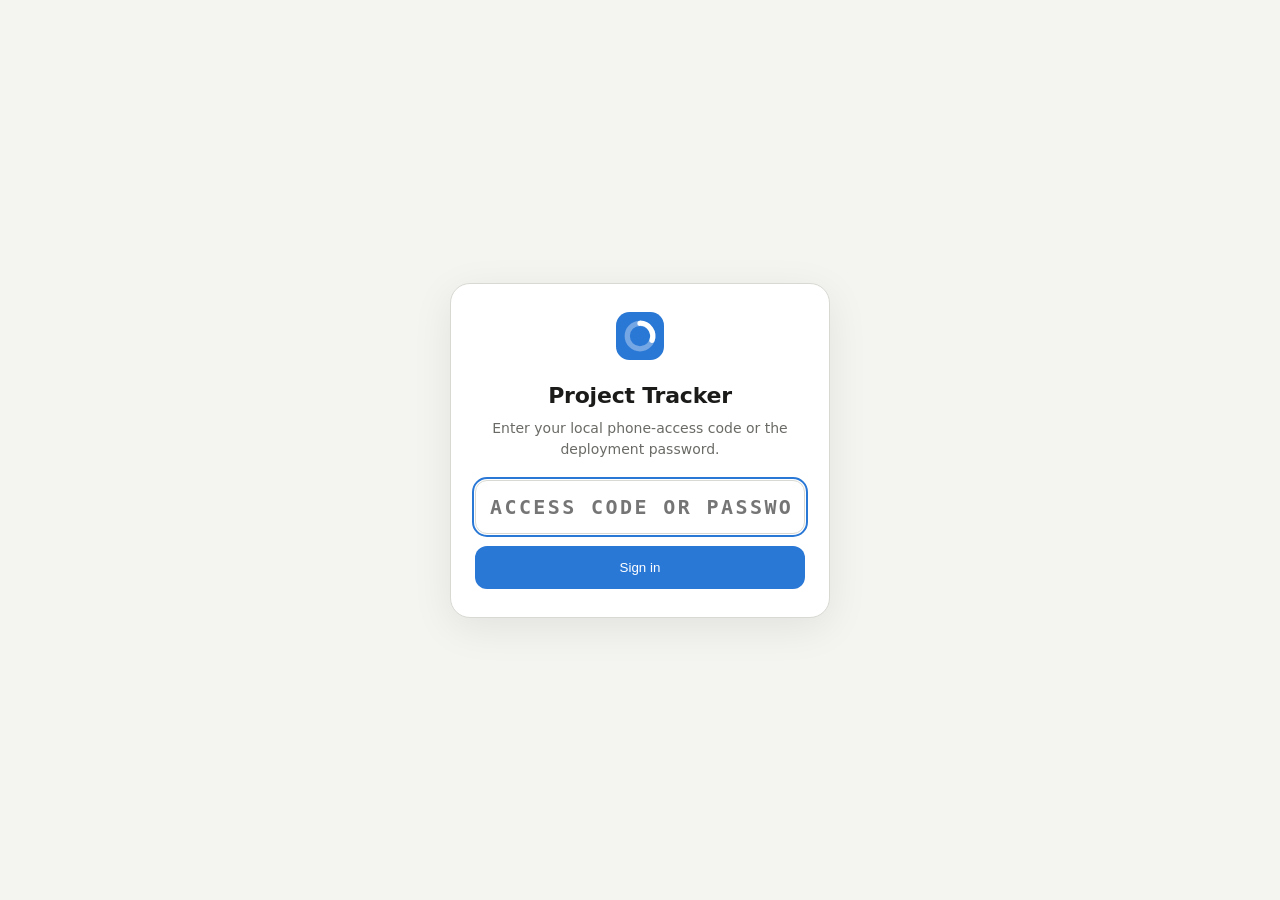
<file: static/login.html>
<!doctype html>
<html lang="en">
<head>
<meta charset="utf-8">
<meta name="viewport" content="width=device-width, initial-scale=1">
<meta name="robots" content="noindex">
<title>Project Tracker · Sign in</title>
<link rel="stylesheet" href="login.css">
</head>
<body>
<main class="box">
  <div class="logo" aria-hidden="true"><svg viewBox="0 0 32 32"><rect width="32" height="32" rx="9"/><circle cx="16" cy="16" r="8.5" fill="none" stroke="#fff" stroke-opacity=".35" stroke-width="3.5"/><path d="M16 7.5a8.5 8.5 0 0 1 8 11.4" fill="none" stroke="#fff" stroke-width="3.5" stroke-linecap="round"/></svg></div>
  <h1>Project Tracker</h1>
  <p class="sub">Enter your local phone-access code or the deployment password.</p>
  <form id="f" autocomplete="off">
    <label for="code" class="sr">Access code or deployment password</label>
    <input id="code" name="code" type="password" autocomplete="current-password" autocorrect="off"
           maxlength="256" placeholder="Access code or password" autofocus required>
    <button type="submit" id="go">Sign in</button>
    <p id="err" role="alert" hidden></p>
  </form>
</main>
<script src="login.js"></script>
</body>
</html>
</file>
<file: static/login.css>
:root { color-scheme: light dark; --bg: #f4f4f1; --card: #fff; --ink: #1b1b1a; --muted: #6a6a66; --line: #d9d9d3; --accent: #2a78d6; --bad: #b3261e; }
@media (prefers-color-scheme: dark) { :root { --bg: #0e0f11; --card: #17181b; --ink: #f1f1ef; --muted: #9a9a95; --line: #2d2e32; --accent: #5aa0f2; --bad: #ff8a80; } }
* { box-sizing: border-box; }
body { margin: 0; min-height: 100dvh; display: grid; place-items: center; padding: 20px; background: var(--bg); color: var(--ink);
  font: 16px/1.5 system-ui, -apple-system, "Segoe UI", sans-serif; }
.box { width: min(380px, 100%); background: var(--card); border: 1px solid var(--line); border-radius: 20px; padding: 28px 24px; text-align: center; box-shadow: 0 10px 40px rgb(0 0 0 / .08); }
.logo svg { width: 48px; height: 48px; fill: var(--accent); }
h1 { font-size: 22px; margin: 12px 0 6px; letter-spacing: -.01em; }
.sub { color: var(--muted); font-size: 14px; margin: 0 0 20px; }
form { display: grid; gap: 12px; }
input { width: 100%; padding: 14px; font: 600 20px/1 ui-monospace, Consolas, monospace; letter-spacing: .12em; text-align: center; text-transform: uppercase;
  border: 1px solid var(--line); border-radius: 12px; background: transparent; color: inherit; }
input:focus { outline: 2px solid var(--accent); outline-offset: 1px; }
button { padding: 14px; font: 600 16px/1 inherit; border: 0; border-radius: 12px; background: var(--accent); color: #fff; cursor: pointer; }
button:disabled { opacity: .6; cursor: default; }
#err { margin: 0; color: var(--bad); font-size: 14px; }
.sr { position: absolute; width: 1px; height: 1px; overflow: hidden; clip: rect(0 0 0 0); }
</file>
